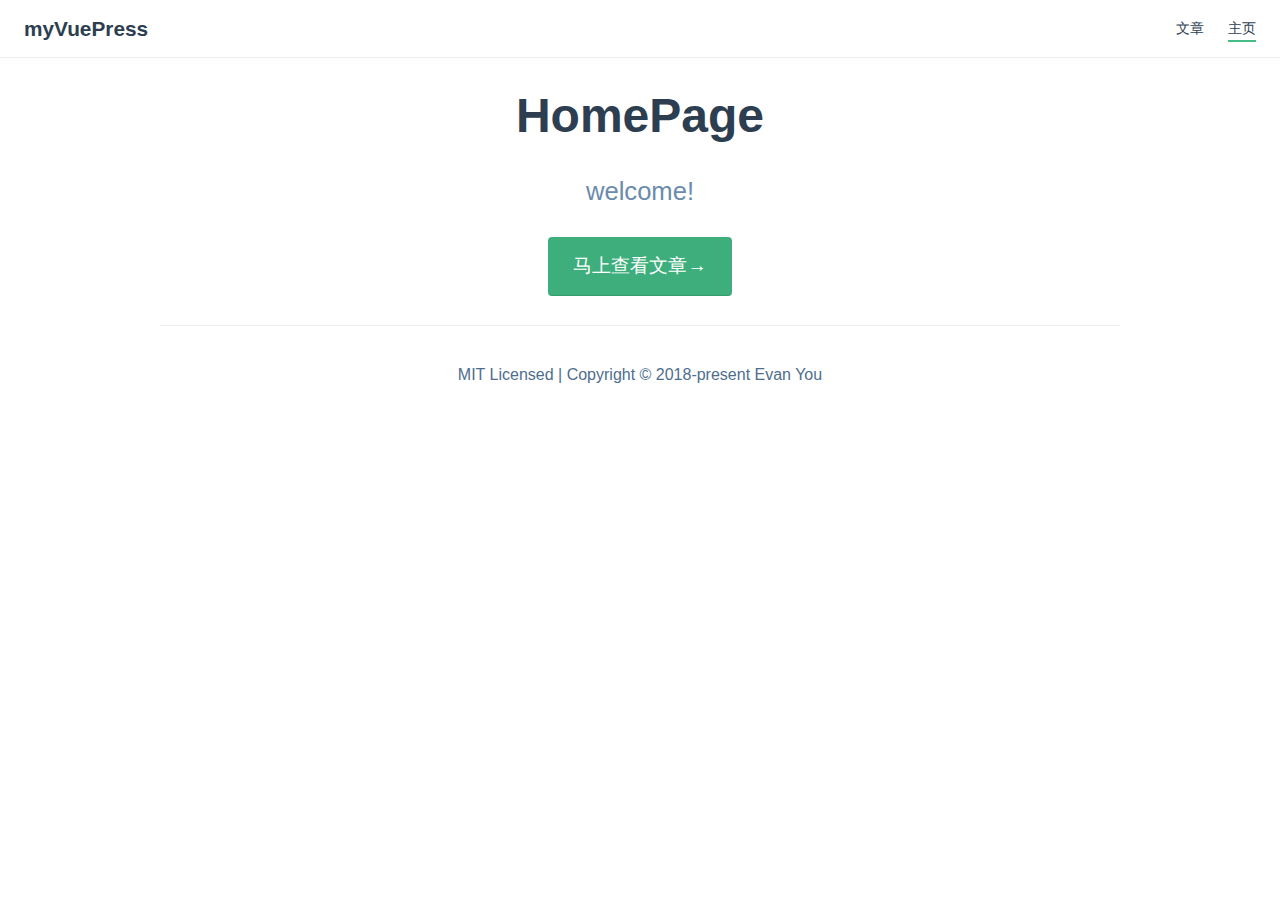
<file: index.html>
<!DOCTYPE html>
<html lang="en-US">
  <head>
    <meta charset="utf-8">
    <meta name="viewport" content="width=device-width,initial-scale=1">
    <title>myVuePress</title>
    <meta name="description" content="">
    
    
    <link rel="preload" href="/assets/css/0.styles.ec90276b.css" as="style"><link rel="preload" href="/assets/js/app.d0764c61.js" as="script"><link rel="preload" href="/assets/js/2.e68d6cbb.js" as="script"><link rel="preload" href="/assets/js/5.8eeb8451.js" as="script"><link rel="prefetch" href="/assets/js/3.103be058.js"><link rel="prefetch" href="/assets/js/4.d5aa5595.js"><link rel="prefetch" href="/assets/js/6.d811b091.js"><link rel="prefetch" href="/assets/js/7.97760cdd.js">
    <link rel="stylesheet" href="/assets/css/0.styles.ec90276b.css">
  </head>
  <body>
    <div id="app" data-server-rendered="true"><div class="theme-container no-sidebar"><header class="navbar"><div class="sidebar-button"><svg xmlns="http://www.w3.org/2000/svg" aria-hidden="true" role="img" viewBox="0 0 448 512" class="icon"><path fill="currentColor" d="M436 124H12c-6.627 0-12-5.373-12-12V80c0-6.627 5.373-12 12-12h424c6.627 0 12 5.373 12 12v32c0 6.627-5.373 12-12 12zm0 160H12c-6.627 0-12-5.373-12-12v-32c0-6.627 5.373-12 12-12h424c6.627 0 12 5.373 12 12v32c0 6.627-5.373 12-12 12zm0 160H12c-6.627 0-12-5.373-12-12v-32c0-6.627 5.373-12 12-12h424c6.627 0 12 5.373 12 12v32c0 6.627-5.373 12-12 12z"></path></svg></div> <a href="/" class="home-link router-link-exact-active router-link-active"><!----> <span class="site-name">myVuePress</span></a> <div class="links"><!----> <nav class="nav-links can-hide"><div class="nav-item"><a href="/articles/" class="nav-link">文章</a></div><div class="nav-item"><a href="/" class="nav-link router-link-exact-active router-link-active">主页</a></div> <!----></nav></div></header> <div class="sidebar-mask"></div> <aside class="sidebar"><nav class="nav-links"><div class="nav-item"><a href="/articles/" class="nav-link">文章</a></div><div class="nav-item"><a href="/" class="nav-link router-link-exact-active router-link-active">主页</a></div> <!----></nav>  <!----> </aside> <main aria-labelledby="main-title" class="home"><header class="hero"><!----> <h1 id="main-title">HomePage</h1> <p class="description">
      welcome!
    </p> <p class="action"><a href="/articles/" class="nav-link action-button">马上查看文章→</a></p></header> <!----> <div class="theme-default-content custom content__default"></div> <div class="footer">
    MIT Licensed | Copyright © 2018-present Evan You
  </div></main></div><div class="global-ui"></div></div>
    <script src="/assets/js/app.d0764c61.js" defer></script><script src="/assets/js/2.e68d6cbb.js" defer></script><script src="/assets/js/5.8eeb8451.js" defer></script>
  </body>
</html>
</file>
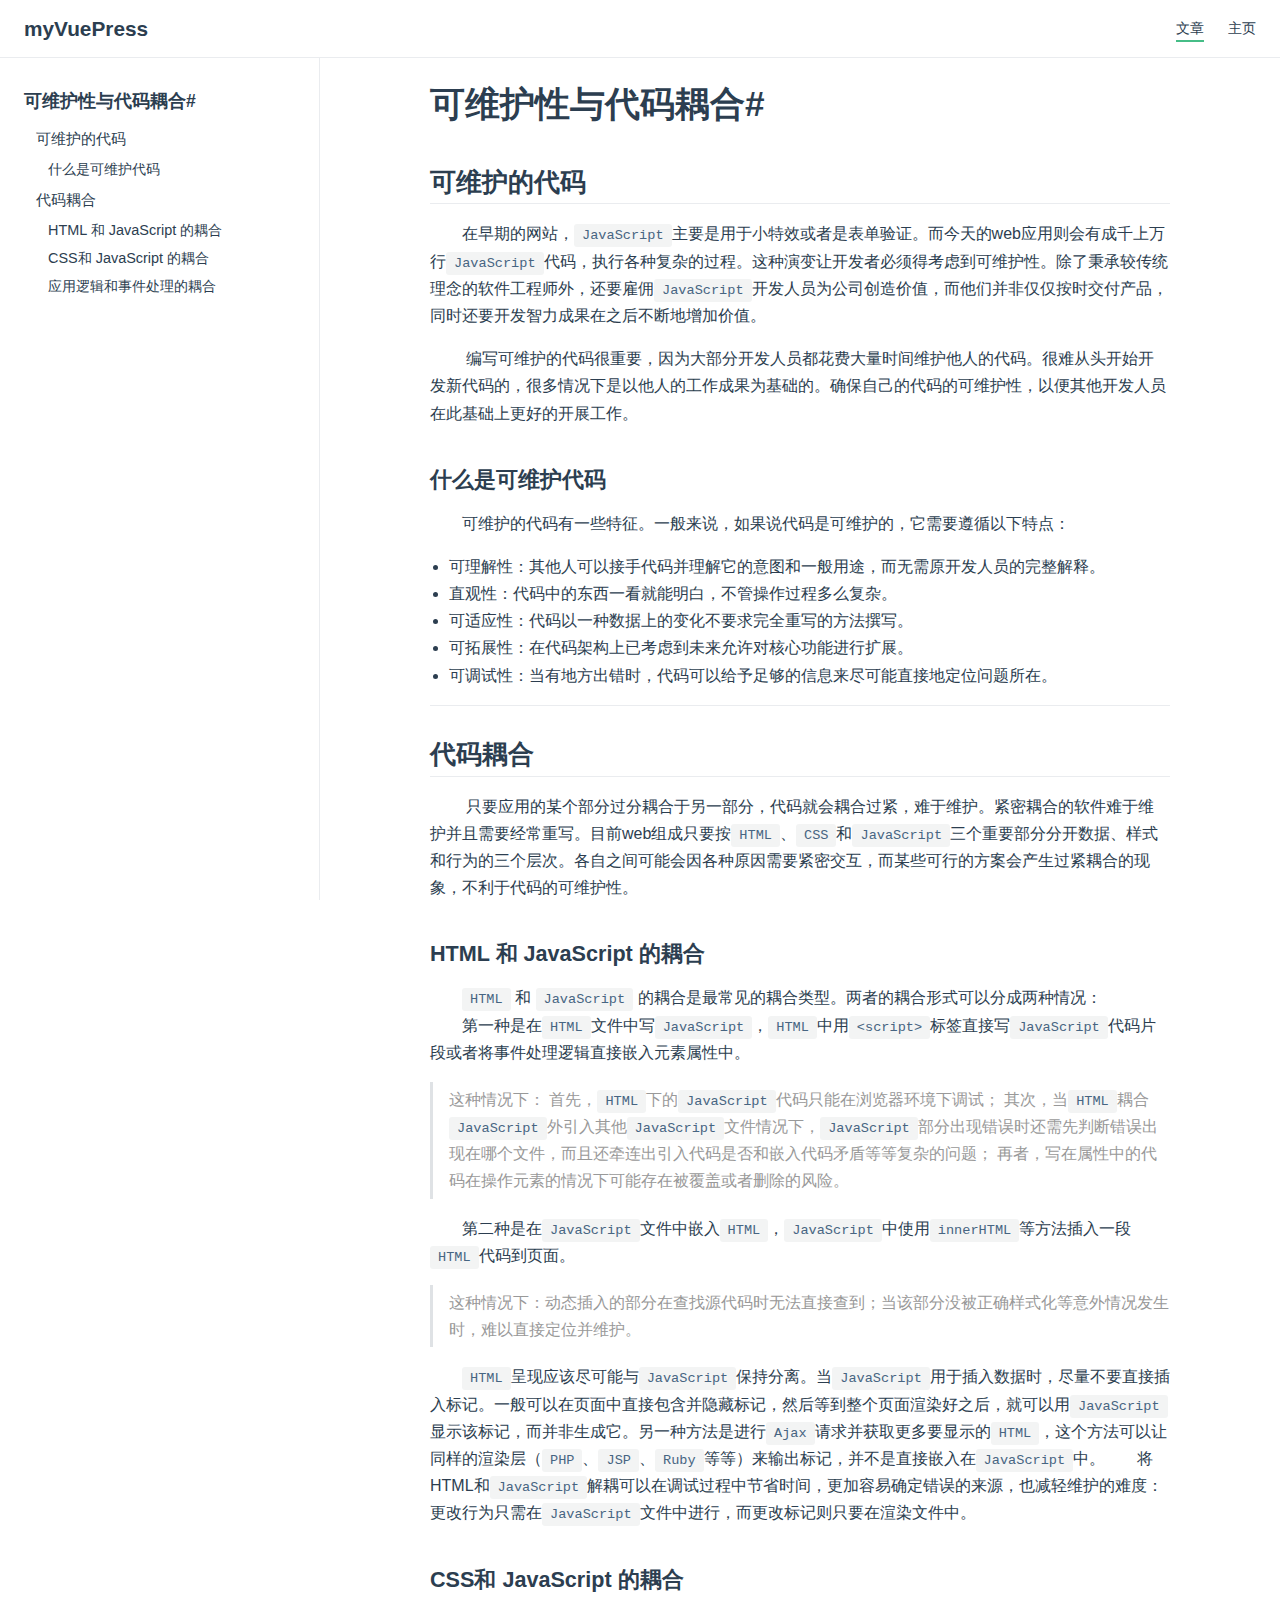
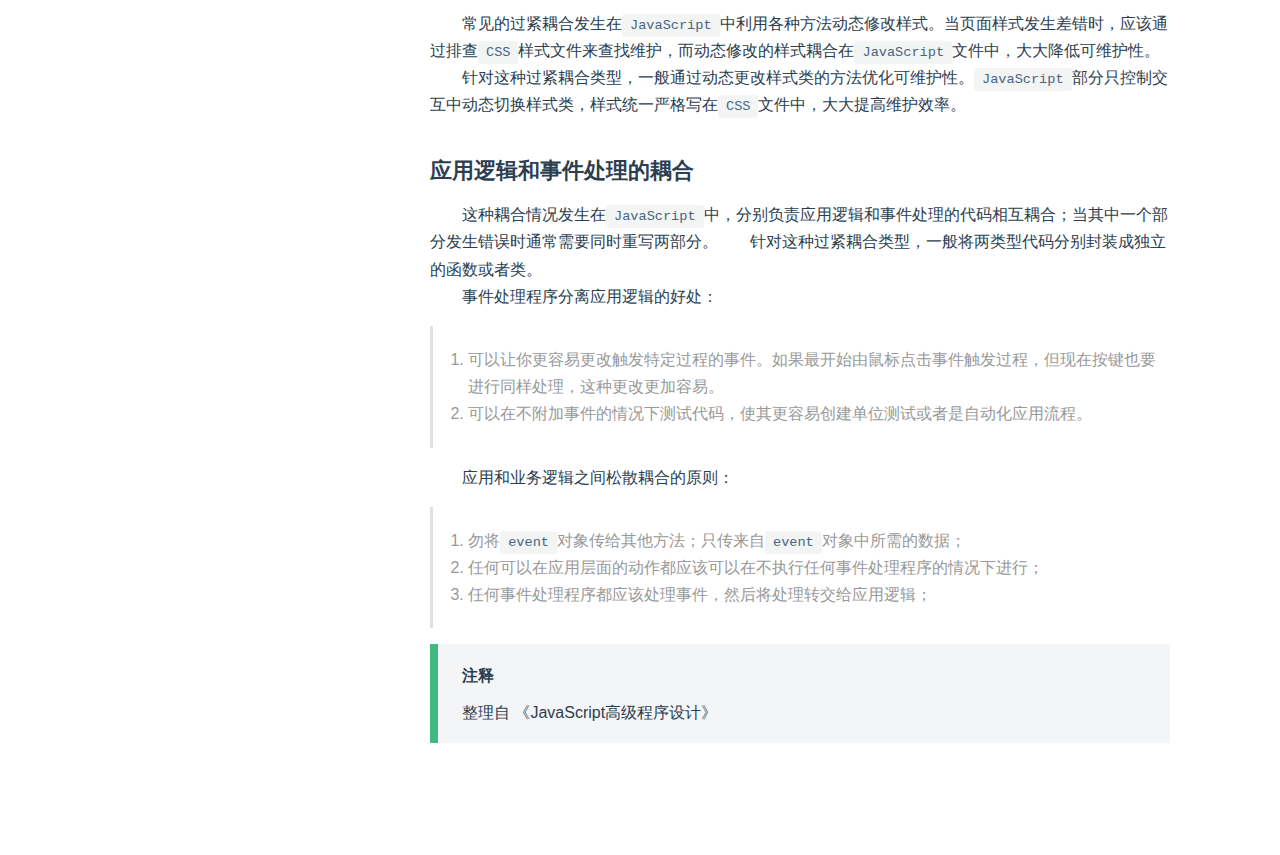
<file: articles/index.html>
<!DOCTYPE html>
<html lang="en-US">
  <head>
    <meta charset="utf-8">
    <meta name="viewport" content="width=device-width,initial-scale=1">
    <title>可维护性与代码耦合# | myVuePress</title>
    <meta name="description" content="">
    
    
    <link rel="preload" href="/assets/css/0.styles.ec90276b.css" as="style"><link rel="preload" href="/assets/js/app.d0764c61.js" as="script"><link rel="preload" href="/assets/js/2.e68d6cbb.js" as="script"><link rel="preload" href="/assets/js/6.d811b091.js" as="script"><link rel="prefetch" href="/assets/js/3.103be058.js"><link rel="prefetch" href="/assets/js/4.d5aa5595.js"><link rel="prefetch" href="/assets/js/5.8eeb8451.js"><link rel="prefetch" href="/assets/js/7.97760cdd.js">
    <link rel="stylesheet" href="/assets/css/0.styles.ec90276b.css">
  </head>
  <body>
    <div id="app" data-server-rendered="true"><div class="theme-container"><header class="navbar"><div class="sidebar-button"><svg xmlns="http://www.w3.org/2000/svg" aria-hidden="true" role="img" viewBox="0 0 448 512" class="icon"><path fill="currentColor" d="M436 124H12c-6.627 0-12-5.373-12-12V80c0-6.627 5.373-12 12-12h424c6.627 0 12 5.373 12 12v32c0 6.627-5.373 12-12 12zm0 160H12c-6.627 0-12-5.373-12-12v-32c0-6.627 5.373-12 12-12h424c6.627 0 12 5.373 12 12v32c0 6.627-5.373 12-12 12zm0 160H12c-6.627 0-12-5.373-12-12v-32c0-6.627 5.373-12 12-12h424c6.627 0 12 5.373 12 12v32c0 6.627-5.373 12-12 12z"></path></svg></div> <a href="/" class="home-link router-link-active"><!----> <span class="site-name">myVuePress</span></a> <div class="links"><!----> <nav class="nav-links can-hide"><div class="nav-item"><a href="/articles/" class="nav-link router-link-exact-active router-link-active">文章</a></div><div class="nav-item"><a href="/" class="nav-link">主页</a></div> <!----></nav></div></header> <div class="sidebar-mask"></div> <aside class="sidebar"><nav class="nav-links"><div class="nav-item"><a href="/articles/" class="nav-link router-link-exact-active router-link-active">文章</a></div><div class="nav-item"><a href="/" class="nav-link">主页</a></div> <!----></nav>  <ul class="sidebar-links"><li><section class="sidebar-group depth-0"><p class="sidebar-heading open"><span>可维护性与代码耦合#</span> <!----></p> <ul class="sidebar-links sidebar-group-items"><li><a href="/articles/#可维护的代码" class="sidebar-link">可维护的代码</a><ul class="sidebar-sub-headers"><li class="sidebar-sub-header"><a href="/articles/#什么是可维护代码" class="sidebar-link">什么是可维护代码</a></li></ul></li><li><a href="/articles/#代码耦合" class="sidebar-link">代码耦合</a><ul class="sidebar-sub-headers"><li class="sidebar-sub-header"><a href="/articles/#html-和-javascript-的耦合" class="sidebar-link">HTML 和 JavaScript 的耦合</a></li><li class="sidebar-sub-header"><a href="/articles/#css和-javascript-的耦合" class="sidebar-link">CSS和 JavaScript 的耦合</a></li><li class="sidebar-sub-header"><a href="/articles/#应用逻辑和事件处理的耦合" class="sidebar-link">应用逻辑和事件处理的耦合</a></li></ul></li></ul></section></li></ul> </aside> <main class="page"> <div class="theme-default-content content__default"><h1 id="可维护性与代码耦合"><a href="#可维护性与代码耦合" class="header-anchor">#</a> 可维护性与代码耦合#</h1> <h2 id="可维护的代码"><a href="#可维护的代码" class="header-anchor">#</a> 可维护的代码</h2> <p>​
  在早期的网站，<code>JavaScript</code>主要是用于小特效或者是表单验证。而今天的web应用则会有成千上万行<code>JavaScript</code>代码，执行各种复杂的过程。这种演变让开发者必须得考虑到可维护性。除了秉承较传统理念的软件工程师外，还要雇佣<code>JavaScript</code>开发人员为公司创造价值，而他们并非仅仅按时交付产品，同时还要开发智力成果在之后不断地增加价值。</p> <p>​   编写可维护的代码很重要，因为大部分开发人员都花费大量时间维护他人的代码。很难从头开始开发新代码的，很多情况下是以他人的工作成果为基础的。确保自己的代码的可维护性，以便其他开发人员在此基础上更好的开展工作。</p> <h3 id="什么是可维护代码"><a href="#什么是可维护代码" class="header-anchor">#</a> 什么是可维护代码</h3> <p>  可维护的代码有一些特征。一般来说，如果说代码是可维护的，它需要遵循以下特点：</p> <ul><li>可理解性：其他人可以接手代码并理解它的意图和一般用途，而无需原开发人员的完整解释。</li> <li>直观性：代码中的东西一看就能明白，不管操作过程多么复杂。</li> <li>可适应性：代码以一种数据上的变化不要求完全重写的方法撰写。</li> <li>可拓展性：在代码架构上已考虑到未来允许对核心功能进行扩展。</li> <li>可调试性：当有地方出错时，代码可以给予足够的信息来尽可能直接地定位问题所在。</li></ul> <hr> <h2 id="代码耦合"><a href="#代码耦合" class="header-anchor">#</a> 代码耦合</h2> <p>​   只要应用的某个部分过分耦合于另一部分，代码就会耦合过紧，难于维护。紧密耦合的软件难于维护并且需要经常重写。目前web组成只要按<code>HTML</code>、<code>CSS</code>和<code>JavaScript</code>三个重要部分分开数据、样式和行为的三个层次。各自之间可能会因各种原因需要紧密交互，而某些可行的方案会产生过紧耦合的现象，不利于代码的可维护性。</p> <h3 id="html-和-javascript-的耦合"><a href="#html-和-javascript-的耦合" class="header-anchor">#</a> HTML 和 JavaScript 的耦合</h3> <p>​  <code>HTML</code> 和 <code>JavaScript</code> 的耦合是最常见的耦合类型。两者的耦合形式可以分成两种情况：<br>
  第一种是在<code>HTML</code>文件中写<code>JavaScript</code>，<code>HTML</code>中用<code>&lt;script&gt;</code>标签直接写<code>JavaScript</code>代码片段或者将事件处理逻辑直接嵌入元素属性中。</p> <blockquote><p>这种情况下：
首先，<code>HTML</code>下的<code>JavaScript</code>代码只能在浏览器环境下调试；
其次，当<code>HTML</code>耦合<code>JavaScript</code>外引入其他<code>JavaScript</code>文件情况下，<code>JavaScript</code>部分出现错误时还需先判断错误出现在哪个文件，而且还牵连出引入代码是否和嵌入代码矛盾等等复杂的问题；
再者，写在属性中的代码在操作元素的情况下可能存在被覆盖或者删除的风险。</p></blockquote> <p>  第二种是在<code>JavaScript</code>文件中嵌入<code>HTML</code>，<code>JavaScript</code>中使用<code>innerHTML</code>等方法插入一段<code>HTML</code>代码到页面。</p> <blockquote><p>这种情况下：动态插入的部分在查找源代码时无法直接查到；当该部分没被正确样式化等意外情况发生时，难以直接定位并维护。</p></blockquote> <p>​  <code>HTML</code>呈现应该尽可能与<code>JavaScript</code>保持分离。当<code>JavaScript</code>用于插入数据时，尽量不要直接插入标记。一般可以在页面中直接包含并隐藏标记，然后等到整个页面渲染好之后，就可以用<code>JavaScript</code>显示该标记，而并非生成它。另一种方法是进行<code>Ajax</code>请求并获取更多要显示的<code>HTML</code>，这个方法可以让同样的渲染层（<code>PHP</code>、<code>JSP</code>、<code>Ruby</code>等等）来输出标记，并不是直接嵌入在<code>JavaScript</code>中。
​  将HTML和<code>JavaScript</code>解耦可以在调试过程中节省时间，更加容易确定错误的来源，也减轻维护的难度：更改行为只需在<code>JavaScript</code>文件中进行，而更改标记则只要在渲染文件中。</p> <h3 id="css和-javascript-的耦合"><a href="#css和-javascript-的耦合" class="header-anchor">#</a> CSS和 JavaScript 的耦合</h3> <p>​  常见的过紧耦合发生在<code>JavaScript</code>中利用各种方法动态修改样式。当页面样式发生差错时，应该通过排查<code>CSS</code>样式文件来查找维护，而动态修改的样式耦合在<code>JavaScript</code>文件中，大大降低可维护性。
​  针对这种过紧耦合类型，一般通过动态更改样式类的方法优化可维护性。<code>JavaScript</code>部分只控制交互中动态切换样式类，样式统一严格写在<code>CSS</code>文件中，大大提高维护效率。</p> <h3 id="应用逻辑和事件处理的耦合"><a href="#应用逻辑和事件处理的耦合" class="header-anchor">#</a> 应用逻辑和事件处理的耦合</h3> <p>  这种耦合情况发生在<code>JavaScript</code>中，分别负责应用逻辑和事件处理的代码相互耦合；当其中一个部分发生错误时通常需要同时重写两部分。
​  针对这种过紧耦合类型，一般将两类型代码分别封装成独立的函数或者类。<br>
  事件处理程序分离应用逻辑的好处：</p> <blockquote><ol><li>可以让你更容易更改触发特定过程的事件。如果最开始由鼠标点击事件触发过程，但现在按键也要进行同样处理，这种更改更加容易。</li> <li>可以在不附加事件的情况下测试代码，使其更容易创建单位测试或者是自动化应用流程。</li></ol></blockquote> <p>​  应用和业务逻辑之间松散耦合的原则：</p> <blockquote><ol><li>勿将<code>event</code>对象传给其他方法；只传来自<code>event</code>对象中所需的数据；</li> <li>任何可以在应用层面的动作都应该可以在不执行任何事件处理程序的情况下进行；</li> <li>任何事件处理程序都应该处理事件，然后将处理转交给应用逻辑；</li></ol></blockquote> <div class="custom-block tip"><p class="custom-block-title">注释</p> <p>整理自 《JavaScript高级程序设计》</p></div></div> <footer class="page-edit"><!----> <!----></footer> <!----> </main></div><div class="global-ui"></div></div>
    <script src="/assets/js/app.d0764c61.js" defer></script><script src="/assets/js/2.e68d6cbb.js" defer></script><script src="/assets/js/6.d811b091.js" defer></script>
  </body>
</html>
</file>
<file: assets/css/0.styles.ec90276b.css>
#nprogress{pointer-events:none}#nprogress .bar{background:#3eaf7c;position:fixed;z-index:1031;top:0;left:0;width:100%;height:2px}#nprogress .peg{display:block;position:absolute;right:0;width:100px;height:100%;box-shadow:0 0 10px #3eaf7c,0 0 5px #3eaf7c;opacity:1;transform:rotate(3deg) translateY(-4px)}#nprogress .spinner{display:block;position:fixed;z-index:1031;top:15px;right:15px}#nprogress .spinner-icon{width:18px;height:18px;box-sizing:border-box;border-color:#3eaf7c transparent transparent #3eaf7c;border-style:solid;border-width:2px;border-radius:50%;animation:nprogress-spinner .4s linear infinite}.nprogress-custom-parent{overflow:hidden;position:relative}.nprogress-custom-parent #nprogress .bar,.nprogress-custom-parent #nprogress .spinner{position:absolute}@keyframes nprogress-spinner{0%{transform:rotate(0deg)}to{transform:rotate(1turn)}}.icon.outbound{color:#aaa;display:inline-block;vertical-align:middle;position:relative;top:-1px}.home{padding:3.6rem 2rem 0;max-width:960px;margin:0 auto;display:block}.home .hero{text-align:center}.home .hero img{max-width:100%;max-height:280px;display:block;margin:3rem auto 1.5rem}.home .hero h1{font-size:3rem}.home .hero .action,.home .hero .description,.home .hero h1{margin:1.8rem auto}.home .hero .description{max-width:35rem;font-size:1.6rem;line-height:1.3;color:#6a8bad}.home .hero .action-button{display:inline-block;font-size:1.2rem;color:#fff;background-color:#3eaf7c;padding:.8rem 1.6rem;border-radius:4px;transition:background-color .1s ease;box-sizing:border-box;border-bottom:1px solid #389d70}.home .hero .action-button:hover{background-color:#4abf8a}.home .features{border-top:1px solid #eaecef;padding:1.2rem 0;margin-top:2.5rem;display:flex;flex-wrap:wrap;align-items:flex-start;align-content:stretch;justify-content:space-between}.home .feature{flex-grow:1;flex-basis:30%;max-width:30%}.home .feature h2{font-size:1.4rem;font-weight:500;border-bottom:none;padding-bottom:0;color:#3a5169}.home .feature p{color:#4e6e8e}.home .footer{padding:2.5rem;border-top:1px solid #eaecef;text-align:center;color:#4e6e8e}@media (max-width:719px){.home .features{flex-direction:column}.home .feature{max-width:100%;padding:0 2.5rem}}@media (max-width:419px){.home{padding-left:1.5rem;padding-right:1.5rem}.home .hero img{max-height:210px;margin:2rem auto 1.2rem}.home .hero h1{font-size:2rem}.home .hero .action,.home .hero .description,.home .hero h1{margin:1.2rem auto}.home .hero .description{font-size:1.2rem}.home .hero .action-button{font-size:1rem;padding:.6rem 1.2rem}.home .feature h2{font-size:1.25rem}}.search-box{display:inline-block;position:relative;margin-right:1rem}.search-box input{cursor:text;width:10rem;height:2rem;color:#4e6e8e;display:inline-block;border:1px solid #cfd4db;border-radius:2rem;font-size:.9rem;line-height:2rem;padding:0 .5rem 0 2rem;outline:none;transition:all .2s ease;background:#fff url(/assets/img/search.83621669.svg) .6rem .5rem no-repeat;background-size:1rem}.search-box input:focus{cursor:auto;border-color:#3eaf7c}.search-box .suggestions{background:#fff;width:20rem;position:absolute;top:1.5rem;border:1px solid #cfd4db;border-radius:6px;padding:.4rem;list-style-type:none}.search-box .suggestions.align-right{right:0}.search-box .suggestion{line-height:1.4;padding:.4rem .6rem;border-radius:4px;cursor:pointer}.search-box .suggestion a{white-space:normal;color:#5d82a6}.search-box .suggestion a .page-title{font-weight:600}.search-box .suggestion a .header{font-size:.9em;margin-left:.25em}.search-box .suggestion.focused{background-color:#f3f4f5}.search-box .suggestion.focused a{color:#3eaf7c}@media (max-width:959px){.search-box input{cursor:pointer;width:0;border-color:transparent;position:relative}.search-box input:focus{cursor:text;left:0;width:10rem}}@media (-ms-high-contrast:none){.search-box input{height:2rem}}@media (max-width:959px) and (min-width:719px){.search-box .suggestions{left:0}}@media (max-width:719px){.search-box{margin-right:0}.search-box input{left:1rem}.search-box .suggestions{right:0}}@media (max-width:419px){.search-box .suggestions{width:calc(100vw - 4rem)}.search-box input:focus{width:8rem}}.sidebar-button{cursor:pointer;display:none;width:1.25rem;height:1.25rem;position:absolute;padding:.6rem;top:.6rem;left:1rem}.sidebar-button .icon{display:block;width:1.25rem;height:1.25rem}@media (max-width:719px){.sidebar-button{display:block}}.dropdown-enter,.dropdown-leave-to{height:0!important}.dropdown-wrapper{cursor:pointer}.dropdown-wrapper .dropdown-title{display:block;font-size:.9rem;font-family:inherit;cursor:inherit;padding:inherit;line-height:1.4rem;background:transparent;border:none;font-weight:500;color:#2c3e50}.dropdown-wrapper .dropdown-title:hover{border-color:transparent}.dropdown-wrapper .dropdown-title .arrow{vertical-align:middle;margin-top:-1px;margin-left:.4rem}.dropdown-wrapper .nav-dropdown .dropdown-item{color:inherit;line-height:1.7rem}.dropdown-wrapper .nav-dropdown .dropdown-item h4{margin:.45rem 0 0;border-top:1px solid #eee;padding:.45rem 1.5rem 0 1.25rem}.dropdown-wrapper .nav-dropdown .dropdown-item .dropdown-subitem-wrapper{padding:0;list-style:none}.dropdown-wrapper .nav-dropdown .dropdown-item .dropdown-subitem-wrapper .dropdown-subitem{font-size:.9em}.dropdown-wrapper .nav-dropdown .dropdown-item a{display:block;line-height:1.7rem;position:relative;border-bottom:none;font-weight:400;margin-bottom:0;padding:0 1.5rem 0 1.25rem}.dropdown-wrapper .nav-dropdown .dropdown-item a.router-link-active,.dropdown-wrapper .nav-dropdown .dropdown-item a:hover{color:#3eaf7c}.dropdown-wrapper .nav-dropdown .dropdown-item a.router-link-active:after{content:"";width:0;height:0;border-left:5px solid #3eaf7c;border-top:3px solid transparent;border-bottom:3px solid transparent;position:absolute;top:calc(50% - 2px);left:9px}.dropdown-wrapper .nav-dropdown .dropdown-item:first-child h4{margin-top:0;padding-top:0;border-top:0}@media (max-width:719px){.dropdown-wrapper.open .dropdown-title{margin-bottom:.5rem}.dropdown-wrapper .dropdown-title{font-weight:600;font-size:inherit}.dropdown-wrapper .dropdown-title:hover{color:#3eaf7c}.dropdown-wrapper .nav-dropdown{transition:height .1s ease-out;overflow:hidden}.dropdown-wrapper .nav-dropdown .dropdown-item h4{border-top:0;margin-top:0;padding-top:0}.dropdown-wrapper .nav-dropdown .dropdown-item>a,.dropdown-wrapper .nav-dropdown .dropdown-item h4{font-size:15px;line-height:2rem}.dropdown-wrapper .nav-dropdown .dropdown-item .dropdown-subitem{font-size:14px;padding-left:1rem}}@media (min-width:719px){.dropdown-wrapper{height:1.8rem}.dropdown-wrapper.open .nav-dropdown,.dropdown-wrapper:hover .nav-dropdown{display:block!important}.dropdown-wrapper.open:blur{display:none}.dropdown-wrapper .dropdown-title .arrow{border-left:4px solid transparent;border-right:4px solid transparent;border-top:6px solid #ccc;border-bottom:0}.dropdown-wrapper .nav-dropdown{display:none;height:auto!important;box-sizing:border-box;max-height:calc(100vh - 2.7rem);overflow-y:auto;position:absolute;top:100%;right:0;background-color:#fff;padding:.6rem 0;border:1px solid;border-color:#ddd #ddd #ccc;text-align:left;border-radius:.25rem;white-space:nowrap;margin:0}}.nav-links{display:inline-block}.nav-links a{line-height:1.4rem;color:inherit}.nav-links a.router-link-active,.nav-links a:hover{color:#3eaf7c}.nav-links .nav-item{position:relative;display:inline-block;margin-left:1.5rem;line-height:2rem}.nav-links .nav-item:first-child{margin-left:0}.nav-links .repo-link{margin-left:1.5rem}@media (max-width:719px){.nav-links .nav-item,.nav-links .repo-link{margin-left:0}}@media (min-width:719px){.nav-links a.router-link-active,.nav-links a:hover{color:#2c3e50}.nav-item>a:not(.external).router-link-active,.nav-item>a:not(.external):hover{margin-bottom:-2px;border-bottom:2px solid #46bd87}}.navbar{padding:.7rem 1.5rem;line-height:2.2rem}.navbar a,.navbar img,.navbar span{display:inline-block}.navbar .logo{height:2.2rem;min-width:2.2rem;margin-right:.8rem;vertical-align:top}.navbar .site-name{font-size:1.3rem;font-weight:600;color:#2c3e50;position:relative}.navbar .links{padding-left:1.5rem;box-sizing:border-box;background-color:#fff;white-space:nowrap;font-size:.9rem;position:absolute;right:1.5rem;top:.7rem;display:flex}.navbar .links .search-box{flex:0 0 auto;vertical-align:top}@media (max-width:719px){.navbar{padding-left:4rem}.navbar .can-hide{display:none}.navbar .links{padding-left:1.5rem}.navbar .site-name{width:calc(100vw - 9.4rem);overflow:hidden;white-space:nowrap;text-overflow:ellipsis}}.page-edit{max-width:740px;margin:0 auto;padding:2rem 2.5rem}@media (max-width:959px){.page-edit{padding:2rem}}@media (max-width:419px){.page-edit{padding:1.5rem}}.page-edit{padding-top:1rem;padding-bottom:1rem;overflow:auto}.page-edit .edit-link{display:inline-block}.page-edit .edit-link a{color:#4e6e8e;margin-right:.25rem}.page-edit .last-updated{float:right;font-size:.9em}.page-edit .last-updated .prefix{font-weight:500;color:#4e6e8e}.page-edit .last-updated .time{font-weight:400;color:#aaa}@media (max-width:719px){.page-edit .edit-link{margin-bottom:.5rem}.page-edit .last-updated{font-size:.8em;float:none;text-align:left}}.page-nav{max-width:740px;margin:0 auto;padding:2rem 2.5rem}@media (max-width:959px){.page-nav{padding:2rem}}@media (max-width:419px){.page-nav{padding:1.5rem}}.page-nav{padding-top:1rem;padding-bottom:0}.page-nav .inner{min-height:2rem;margin-top:0;border-top:1px solid #eaecef;padding-top:1rem;overflow:auto}.page-nav .next{float:right}.page{padding-bottom:2rem;display:block}.sidebar-group .sidebar-group{padding-left:.5em}.sidebar-group:not(.collapsable) .sidebar-heading:not(.clickable){cursor:auto;color:inherit}.sidebar-group.is-sub-group{padding-left:0}.sidebar-group.is-sub-group>.sidebar-heading{font-size:.95em;line-height:1.4;font-weight:400;padding-left:2rem}.sidebar-group.is-sub-group>.sidebar-heading:not(.clickable){opacity:.5}.sidebar-group.is-sub-group>.sidebar-group-items{padding-left:1rem}.sidebar-group.is-sub-group>.sidebar-group-items>li>.sidebar-link{font-size:.95em;border-left:none}.sidebar-group.depth-2>.sidebar-heading{border-left:none}.sidebar-heading{color:#2c3e50;transition:color .15s ease;cursor:pointer;font-size:1.1em;font-weight:700;padding:.35rem 1.5rem .35rem 1.25rem;width:100%;box-sizing:border-box;margin:0;border-left:.25rem solid transparent}.sidebar-heading.open,.sidebar-heading:hover{color:inherit}.sidebar-heading .arrow{position:relative;top:-.12em;left:.5em}.sidebar-heading.clickable.active{font-weight:600;color:#3eaf7c;border-left-color:#3eaf7c}.sidebar-heading.clickable:hover{color:#3eaf7c}.sidebar-group-items{transition:height .1s ease-out;font-size:.95em;overflow:hidden}.sidebar .sidebar-sub-headers{padding-left:1rem;font-size:.95em}a.sidebar-link{font-size:1em;font-weight:400;display:inline-block;color:#2c3e50;border-left:.25rem solid transparent;padding:.35rem 1rem .35rem 1.25rem;line-height:1.4;width:100%;box-sizing:border-box}a.sidebar-link:hover{color:#3eaf7c}a.sidebar-link.active{font-weight:600;color:#3eaf7c;border-left-color:#3eaf7c}.sidebar-group a.sidebar-link{padding-left:2rem}.sidebar-sub-headers a.sidebar-link{padding-top:.25rem;padding-bottom:.25rem;border-left:none}.sidebar-sub-headers a.sidebar-link.active{font-weight:500}.sidebar ul{padding:0;margin:0;list-style-type:none}.sidebar a{display:inline-block}.sidebar .nav-links{display:none;border-bottom:1px solid #eaecef;padding:.5rem 0 .75rem}.sidebar .nav-links a{font-weight:600}.sidebar .nav-links .nav-item,.sidebar .nav-links .repo-link{display:block;line-height:1.25rem;font-size:1.1em;padding:.5rem 0 .5rem 1.5rem}.sidebar>.sidebar-links{padding:1.5rem 0}.sidebar>.sidebar-links>li>a.sidebar-link{font-size:1.1em;line-height:1.7;font-weight:700}.sidebar>.sidebar-links>li:not(:first-child){margin-top:.75rem}@media (max-width:719px){.sidebar .nav-links{display:block}.sidebar .nav-links .dropdown-wrapper .nav-dropdown .dropdown-item a.router-link-active:after{top:calc(1rem - 2px)}.sidebar>.sidebar-links{padding:1rem 0}}code[class*=language-],pre[class*=language-]{color:#ccc;background:none;font-family:Consolas,Monaco,Andale Mono,Ubuntu Mono,monospace;font-size:1em;text-align:left;white-space:pre;word-spacing:normal;word-break:normal;word-wrap:normal;line-height:1.5;-moz-tab-size:4;-o-tab-size:4;tab-size:4;-webkit-hyphens:none;-ms-hyphens:none;hyphens:none}pre[class*=language-]{padding:1em;margin:.5em 0;overflow:auto}:not(pre)>code[class*=language-],pre[class*=language-]{background:#2d2d2d}:not(pre)>code[class*=language-]{padding:.1em;border-radius:.3em;white-space:normal}.token.block-comment,.token.cdata,.token.comment,.token.doctype,.token.prolog{color:#999}.token.punctuation{color:#ccc}.token.attr-name,.token.deleted,.token.namespace,.token.tag{color:#e2777a}.token.function-name{color:#6196cc}.token.boolean,.token.function,.token.number{color:#f08d49}.token.class-name,.token.constant,.token.property,.token.symbol{color:#f8c555}.token.atrule,.token.builtin,.token.important,.token.keyword,.token.selector{color:#cc99cd}.token.attr-value,.token.char,.token.regex,.token.string,.token.variable{color:#7ec699}.token.entity,.token.operator,.token.url{color:#67cdcc}.token.bold,.token.important{font-weight:700}.token.italic{font-style:italic}.token.entity{cursor:help}.token.inserted{color:green}.theme-default-content code{color:#476582;padding:.25rem .5rem;margin:0;font-size:.85em;background-color:rgba(27,31,35,.05);border-radius:3px}.theme-default-content code .token.deleted{color:#ec5975}.theme-default-content code .token.inserted{color:#3eaf7c}.theme-default-content pre,.theme-default-content pre[class*=language-]{line-height:1.4;padding:1.25rem 1.5rem;margin:.85rem 0;background-color:#282c34;border-radius:6px;overflow:auto}.theme-default-content pre[class*=language-] code,.theme-default-content pre code{color:#fff;padding:0;background-color:transparent;border-radius:0}div[class*=language-]{position:relative;background-color:#282c34;border-radius:6px}div[class*=language-] .highlight-lines{-webkit-user-select:none;-ms-user-select:none;user-select:none;padding-top:1.3rem;position:absolute;top:0;left:0;width:100%;line-height:1.4}div[class*=language-] .highlight-lines .highlighted{background-color:rgba(0,0,0,.66)}div[class*=language-] pre,div[class*=language-] pre[class*=language-]{background:transparent;position:relative;z-index:1}div[class*=language-]:before{position:absolute;z-index:3;top:.8em;right:1em;font-size:.75rem;color:hsla(0,0%,100%,.4)}div[class*=language-]:not(.line-numbers-mode) .line-numbers-wrapper{display:none}div[class*=language-].line-numbers-mode .highlight-lines .highlighted{position:relative}div[class*=language-].line-numbers-mode .highlight-lines .highlighted:before{content:" ";position:absolute;z-index:3;left:0;top:0;display:block;width:3.5rem;height:100%;background-color:rgba(0,0,0,.66)}div[class*=language-].line-numbers-mode pre{padding-left:4.5rem;vertical-align:middle}div[class*=language-].line-numbers-mode .line-numbers-wrapper{position:absolute;top:0;width:3.5rem;text-align:center;color:hsla(0,0%,100%,.3);padding:1.25rem 0;line-height:1.4}div[class*=language-].line-numbers-mode .line-numbers-wrapper br{-webkit-user-select:none;-ms-user-select:none;user-select:none}div[class*=language-].line-numbers-mode .line-numbers-wrapper .line-number{position:relative;z-index:4;-webkit-user-select:none;-ms-user-select:none;user-select:none;font-size:.85em}div[class*=language-].line-numbers-mode:after{content:"";position:absolute;z-index:2;top:0;left:0;width:3.5rem;height:100%;border-radius:6px 0 0 6px;border-right:1px solid rgba(0,0,0,.66);background-color:#282c34}div[class~=language-js]:before{content:"js"}div[class~=language-ts]:before{content:"ts"}div[class~=language-html]:before{content:"html"}div[class~=language-md]:before{content:"md"}div[class~=language-vue]:before{content:"vue"}div[class~=language-css]:before{content:"css"}div[class~=language-sass]:before{content:"sass"}div[class~=language-scss]:before{content:"scss"}div[class~=language-less]:before{content:"less"}div[class~=language-stylus]:before{content:"stylus"}div[class~=language-go]:before{content:"go"}div[class~=language-java]:before{content:"java"}div[class~=language-c]:before{content:"c"}div[class~=language-sh]:before{content:"sh"}div[class~=language-yaml]:before{content:"yaml"}div[class~=language-py]:before{content:"py"}div[class~=language-docker]:before{content:"docker"}div[class~=language-dockerfile]:before{content:"dockerfile"}div[class~=language-makefile]:before{content:"makefile"}div[class~=language-javascript]:before{content:"js"}div[class~=language-typescript]:before{content:"ts"}div[class~=language-markup]:before{content:"html"}div[class~=language-markdown]:before{content:"md"}div[class~=language-json]:before{content:"json"}div[class~=language-ruby]:before{content:"rb"}div[class~=language-python]:before{content:"py"}div[class~=language-bash]:before{content:"sh"}div[class~=language-php]:before{content:"php"}.custom-block .custom-block-title{font-weight:600;margin-bottom:-.4rem}.custom-block.danger,.custom-block.tip,.custom-block.warning{padding:.1rem 1.5rem;border-left-width:.5rem;border-left-style:solid;margin:1rem 0}.custom-block.tip{background-color:#f3f5f7;border-color:#42b983}.custom-block.warning{background-color:rgba(255,229,100,.3);border-color:#e7c000;color:#6b5900}.custom-block.warning .custom-block-title{color:#b29400}.custom-block.warning a{color:#2c3e50}.custom-block.danger{background-color:#ffe6e6;border-color:#c00;color:#4d0000}.custom-block.danger .custom-block-title{color:#900}.custom-block.danger a{color:#2c3e50}.arrow{display:inline-block;width:0;height:0}.arrow.up{border-bottom:6px solid #ccc}.arrow.down,.arrow.up{border-left:4px solid transparent;border-right:4px solid transparent}.arrow.down{border-top:6px solid #ccc}.arrow.right{border-left:6px solid #ccc}.arrow.left,.arrow.right{border-top:4px solid transparent;border-bottom:4px solid transparent}.arrow.left{border-right:6px solid #ccc}.theme-default-content:not(.custom){max-width:740px;margin:0 auto;padding:2rem 2.5rem}@media (max-width:959px){.theme-default-content:not(.custom){padding:2rem}}@media (max-width:419px){.theme-default-content:not(.custom){padding:1.5rem}}.table-of-contents .badge{vertical-align:middle}body,html{padding:0;margin:0;background-color:#fff}body{font-family:-apple-system,BlinkMacSystemFont,Segoe UI,Roboto,Oxygen,Ubuntu,Cantarell,Fira Sans,Droid Sans,Helvetica Neue,sans-serif;-webkit-font-smoothing:antialiased;-moz-osx-font-smoothing:grayscale;font-size:16px;color:#2c3e50}.page{padding-left:20rem}.navbar{z-index:20;right:0;height:3.6rem;background-color:#fff;box-sizing:border-box;border-bottom:1px solid #eaecef}.navbar,.sidebar-mask{position:fixed;top:0;left:0}.sidebar-mask{z-index:9;width:100vw;height:100vh;display:none}.sidebar{font-size:16px;background-color:#fff;width:20rem;position:fixed;z-index:10;margin:0;top:3.6rem;left:0;bottom:0;box-sizing:border-box;border-right:1px solid #eaecef;overflow-y:auto}.theme-default-content:not(.custom)>:first-child{margin-top:3.6rem}.theme-default-content:not(.custom) a:hover{text-decoration:underline}.theme-default-content:not(.custom) p.demo{padding:1rem 1.5rem;border:1px solid #ddd;border-radius:4px}.theme-default-content:not(.custom) img{max-width:100%}.theme-default-content.custom{padding:0;margin:0}.theme-default-content.custom img{max-width:100%}a{font-weight:500;text-decoration:none}a,p a code{color:#3eaf7c}p a code{font-weight:400}kbd{background:#eee;border:.15rem solid #ddd;border-bottom:.25rem solid #ddd;border-radius:.15rem;padding:0 .15em}blockquote{font-size:1rem;color:#999;border-left:.2rem solid #dfe2e5;margin:1rem 0;padding:.25rem 0 .25rem 1rem}blockquote>p{margin:0}ol,ul{padding-left:1.2em}strong{font-weight:600}h1,h2,h3,h4,h5,h6{font-weight:600;line-height:1.25}.theme-default-content:not(.custom)>h1,.theme-default-content:not(.custom)>h2,.theme-default-content:not(.custom)>h3,.theme-default-content:not(.custom)>h4,.theme-default-content:not(.custom)>h5,.theme-default-content:not(.custom)>h6{margin-top:-3.1rem;padding-top:4.6rem;margin-bottom:0}.theme-default-content:not(.custom)>h1:first-child,.theme-default-content:not(.custom)>h2:first-child,.theme-default-content:not(.custom)>h3:first-child,.theme-default-content:not(.custom)>h4:first-child,.theme-default-content:not(.custom)>h5:first-child,.theme-default-content:not(.custom)>h6:first-child{margin-top:-1.5rem;margin-bottom:1rem}.theme-default-content:not(.custom)>h1:first-child+.custom-block,.theme-default-content:not(.custom)>h1:first-child+p,.theme-default-content:not(.custom)>h1:first-child+pre,.theme-default-content:not(.custom)>h2:first-child+.custom-block,.theme-default-content:not(.custom)>h2:first-child+p,.theme-default-content:not(.custom)>h2:first-child+pre,.theme-default-content:not(.custom)>h3:first-child+.custom-block,.theme-default-content:not(.custom)>h3:first-child+p,.theme-default-content:not(.custom)>h3:first-child+pre,.theme-default-content:not(.custom)>h4:first-child+.custom-block,.theme-default-content:not(.custom)>h4:first-child+p,.theme-default-content:not(.custom)>h4:first-child+pre,.theme-default-content:not(.custom)>h5:first-child+.custom-block,.theme-default-content:not(.custom)>h5:first-child+p,.theme-default-content:not(.custom)>h5:first-child+pre,.theme-default-content:not(.custom)>h6:first-child+.custom-block,.theme-default-content:not(.custom)>h6:first-child+p,.theme-default-content:not(.custom)>h6:first-child+pre{margin-top:2rem}h1:hover .header-anchor,h2:hover .header-anchor,h3:hover .header-anchor,h4:hover .header-anchor,h5:hover .header-anchor,h6:hover .header-anchor{opacity:1}h1{font-size:2.2rem}h2{font-size:1.65rem;padding-bottom:.3rem;border-bottom:1px solid #eaecef}h3{font-size:1.35rem}a.header-anchor{font-size:.85em;float:left;margin-left:-.87em;padding-right:.23em;margin-top:.125em;opacity:0}a.header-anchor:hover{text-decoration:none}.line-number,code,kbd{font-family:source-code-pro,Menlo,Monaco,Consolas,Courier New,monospace}ol,p,ul{line-height:1.7}hr{border:0;border-top:1px solid #eaecef}table{border-collapse:collapse;margin:1rem 0;display:block;overflow-x:auto}tr{border-top:1px solid #dfe2e5}tr:nth-child(2n){background-color:#f6f8fa}td,th{border:1px solid #dfe2e5;padding:.6em 1em}.theme-container.sidebar-open .sidebar-mask{display:block}.theme-container.no-navbar .theme-default-content:not(.custom)>h1,.theme-container.no-navbar h2,.theme-container.no-navbar h3,.theme-container.no-navbar h4,.theme-container.no-navbar h5,.theme-container.no-navbar h6{margin-top:1.5rem;padding-top:0}.theme-container.no-navbar .sidebar{top:0}@media (min-width:720px){.theme-container.no-sidebar .sidebar{display:none}.theme-container.no-sidebar .page{padding-left:0}}@media (max-width:959px){.sidebar{font-size:15px;width:16.4rem}.page{padding-left:16.4rem}}@media (max-width:719px){.sidebar{top:0;padding-top:3.6rem;transform:translateX(-100%);transition:transform .2s ease}.page{padding-left:0}.theme-container.sidebar-open .sidebar{transform:translateX(0)}.theme-container.no-navbar .sidebar{padding-top:0}}@media (max-width:419px){h1{font-size:1.9rem}.theme-default-content div[class*=language-]{margin:.85rem -1.5rem;border-radius:0}}.badge[data-v-544ff1de]{display:inline-block;font-size:14px;height:18px;line-height:18px;border-radius:3px;padding:0 6px;color:#fff}.badge.green[data-v-544ff1de],.badge.tip[data-v-544ff1de],.badge[data-v-544ff1de]{background-color:#42b983}.badge.error[data-v-544ff1de]{background-color:#da5961}.badge.warn[data-v-544ff1de],.badge.warning[data-v-544ff1de],.badge.yellow[data-v-544ff1de]{background-color:#e7c000}.badge+.badge[data-v-544ff1de]{margin-left:5px}
</file>
